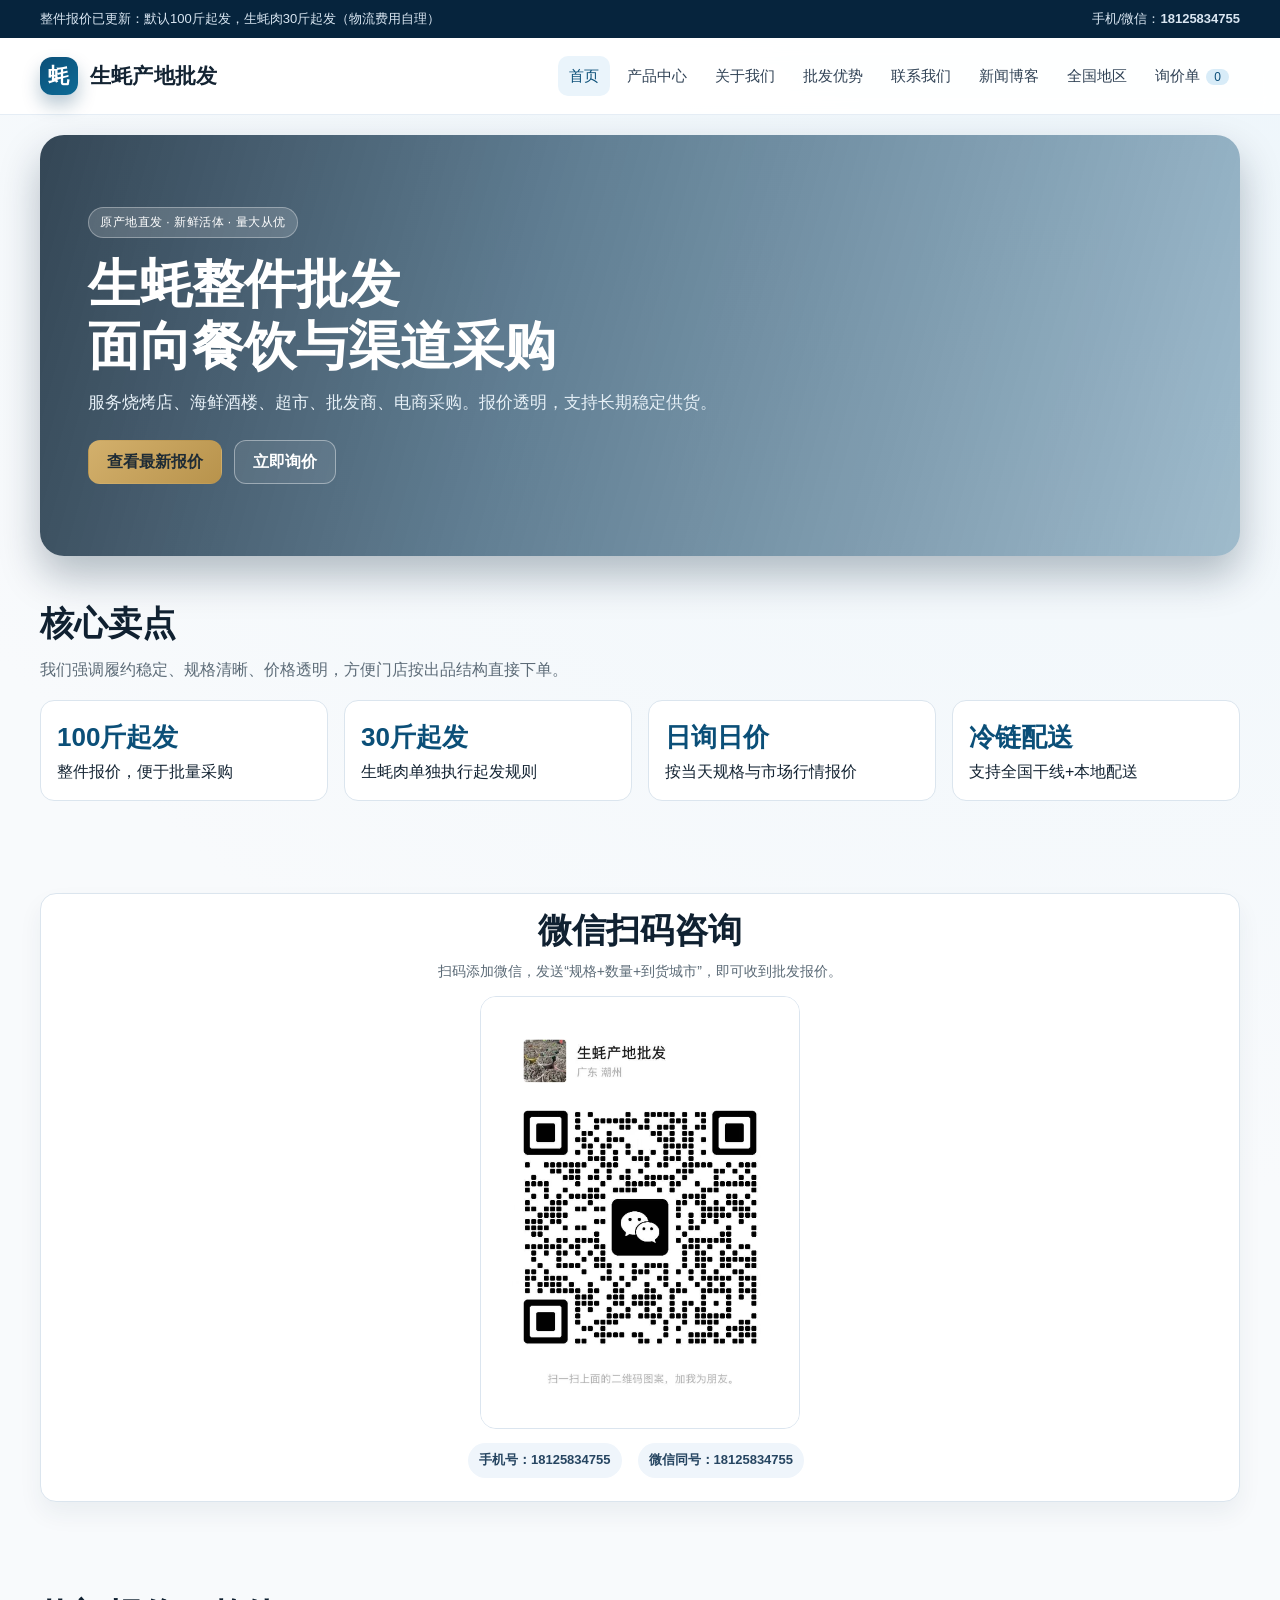
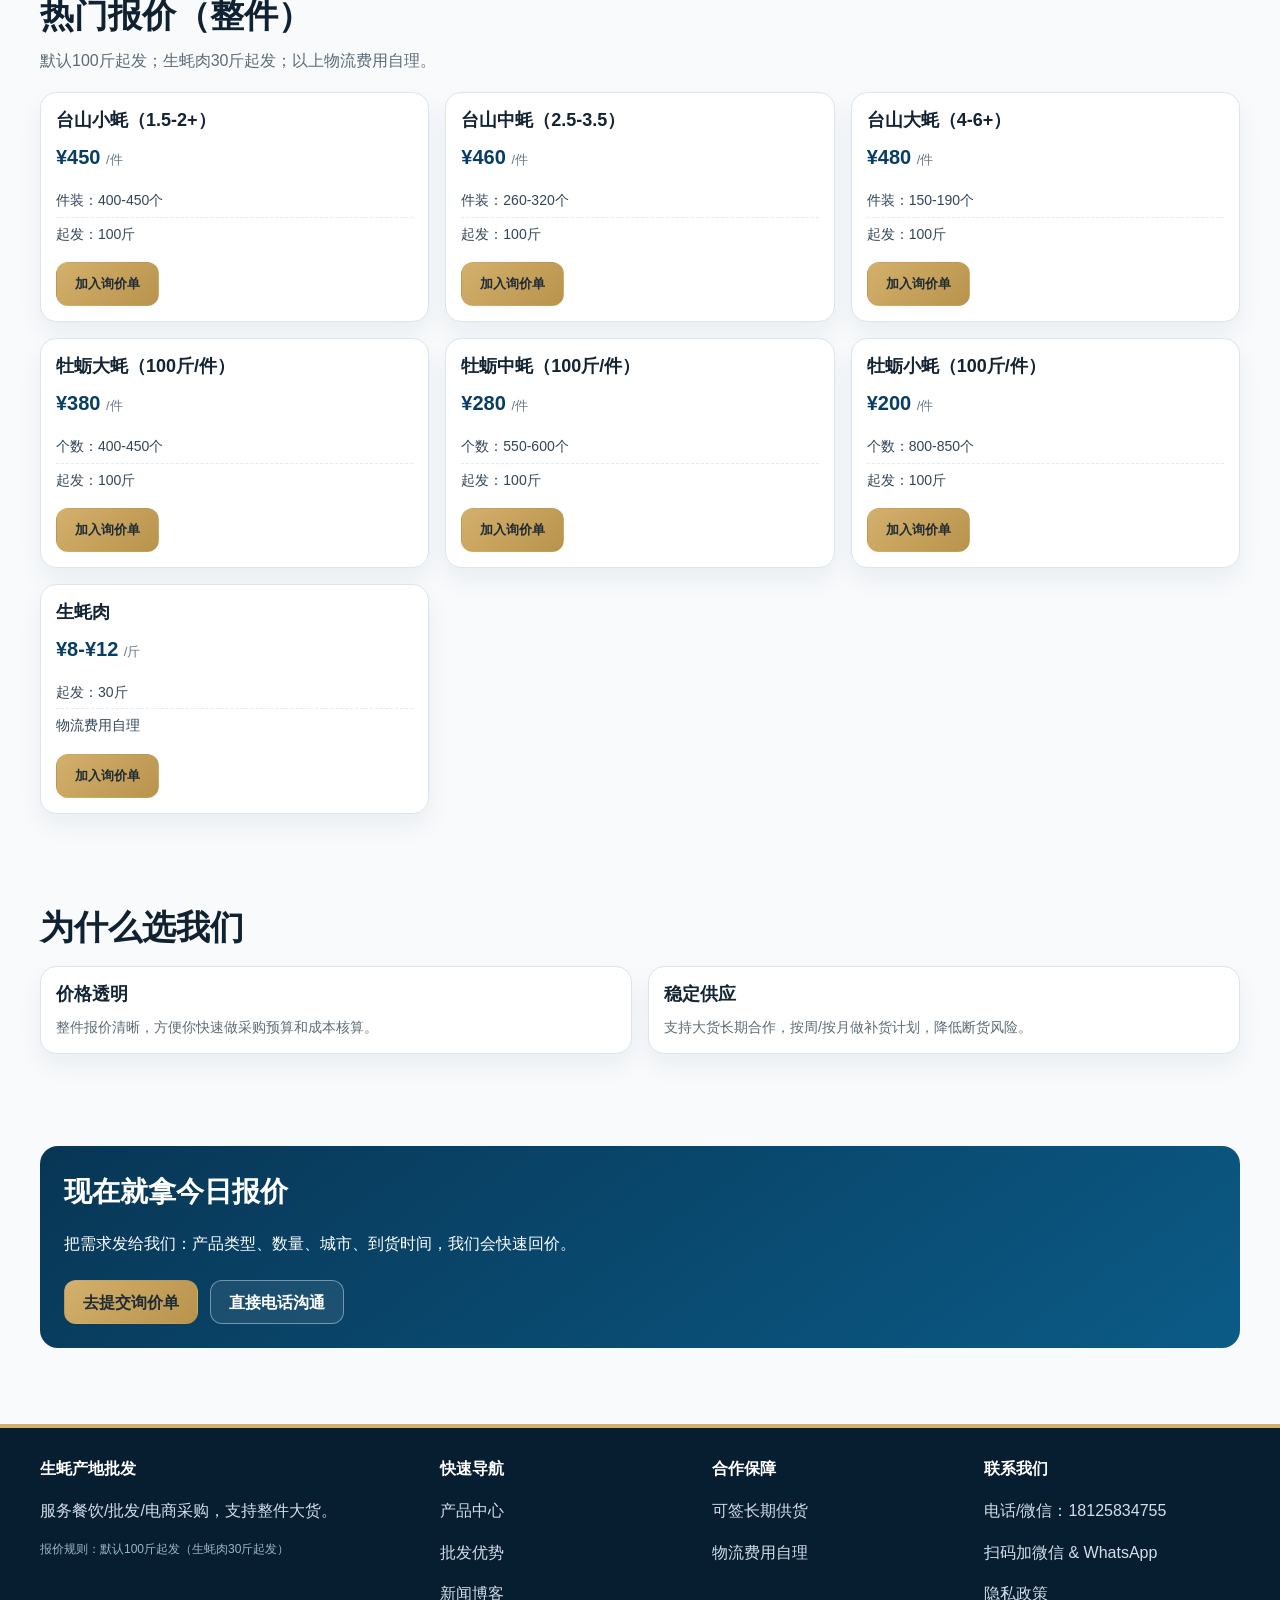
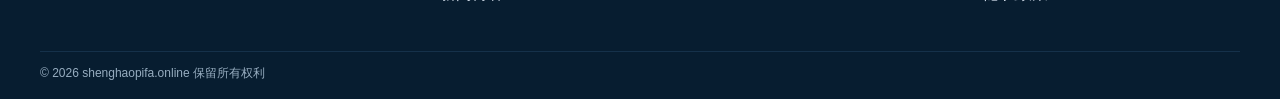
<file: index.html>
﻿<!doctype html>
<html lang="zh-CN">
  <head>
    <meta charset="UTF-8" />
    <meta name="viewport" content="width=device-width, initial-scale=1.0" />
    <title>生蚝批发 | 整件报价 | shenghaopifa.online</title>
    <meta name="description" content="生蚝产地批发网站，主供台山生蚝整件与牡蛎100斤装，支持餐饮店、烧烤店、海鲜酒楼、商超、批发商采购。" />
    <meta name="keywords" content="生蚝批发,台山生蚝报价,牡蛎批发,100斤起发,生蚝肉批发" />
    <meta name="robots" content="index,follow,max-snippet:-1,max-image-preview:large,max-video-preview:-1" />
    <link rel="canonical" href="https://shenghaopifa.online/" />
    <meta property="og:type" content="website" />
    <meta property="og:title" content="生蚝批发 | 整件报价" />
    <meta property="og:description" content="默认100斤起发，生蚝肉30斤起发；支持餐饮与渠道采购。" />
    <meta property="og:url" content="https://shenghaopifa.online/" />
    <meta property="og:site_name" content="生蚝产地批发" />
    <meta name="twitter:card" content="summary_large_image" />
    <meta name="twitter:title" content="生蚝批发 | 整件报价" />
    <meta name="twitter:description" content="台山生蚝整件报价、牡蛎100斤装、生蚝肉8-12元/斤。" />
    <link rel="stylesheet" href="assets/css/style.css" />
    <script type="application/ld+json">
      {
        "@context": "https://schema.org",
        "@graph": [
          {
            "@type": "WholesaleStore",
            "@id": "https://shenghaopifa.online/#organization",
            "name": "生蚝产地批发",
            "url": "https://shenghaopifa.online/",
            "telephone": "+86-18125834755",
            "areaServed": "CN",
            "description": "生蚝整件批发，默认100斤起发，生蚝肉30斤起发。",
            "sameAs": ["https://shenghaopifa.online/products.html"]
          },
          {
            "@type": "WebSite",
            "@id": "https://shenghaopifa.online/#website",
            "url": "https://shenghaopifa.online/",
            "name": "生蚝产地批发",
            "description": "潮州与台山生蚝批发网站，支持整件询价与长期供货。",
            "publisher": {
              "@id": "https://shenghaopifa.online/#organization"
            },
            "potentialAction": {
              "@type": "SearchAction",
              "target": {
                "@type": "EntryPoint",
                "urlTemplate": "https://shenghaopifa.online/?q={search_term_string}"
              },
              "query-input": "required name=search_term_string"
            },
            "inLanguage": "zh-CN"
          }
        ]
      }
    </script>
  </head>
  <body>
    <div class="topbar">
      <div class="container">
        <div>整件报价已更新：默认100斤起发，生蚝肉30斤起发（物流费用自理）</div>
        <div>手机/微信：<strong>18125834755</strong></div>
      </div>
    </div>

    <header class="header">
      <div class="container header-inner">
        <a class="brand" href="index.html">
          <span class="brand-mark"></span>
          <span>生蚝产地批发</span>
        </a>
        <nav class="nav">
          <a class="active" href="index.html">首页</a>
          <a href="products.html">产品中心</a>
          <a href="about.html">关于我们</a>
          <a href="advantages.html">批发优势</a>
          <a href="contact.html">联系我们</a>
          <a href="blog.html">新闻博客</a>
          <a href="regions.html">&#20840;&#22269;&#22320;&#21306;</a>
          <a href="contact.html">询价单<span class="quote-pill" data-quote-count>0</span></a>
        </nav>
      </div>
    </header>

    <main class="container">
      <section class="hero">
        <div class="hero-inner">
          <span class="hero-badge">原产地直发 · 新鲜活体 · 量大从优</span>
          <h1>生蚝整件批发
            <br />面向餐饮与渠道采购</h1>
          <p>服务烧烤店、海鲜酒楼、超市、批发商、电商采购。报价透明，支持长期稳定供货。</p>
          <div class="btn-row">
            <a class="btn btn-primary" href="products.html">查看最新报价</a>
            <a class="btn btn-ghost" href="contact.html">立即询价</a>
          </div>
        </div>
      </section>

      <section class="section">
        <h2 class="section-title">核心卖点</h2>
        <p class="section-sub">我们强调履约稳定、规格清晰、价格透明，方便门店按出品结构直接下单。</p>
        <div class="grid-4 kpis">
          <article class="kpi"><strong>100斤起发</strong><span>整件报价，便于批量采购</span></article>
          <article class="kpi"><strong>30斤起发</strong><span>生蚝肉单独执行起发规则</span></article>
          <article class="kpi"><strong>日询日价</strong><span>按当天规格与市场行情报价</span></article>
          <article class="kpi"><strong>冷链配送</strong><span>支持全国干线+本地配送</span></article>
        </div>
      </section>

      <section class="section">
        <div class="card">
          <div class="body" style="text-align:center">
            <h2 class="section-title" style="margin-bottom:8px">微信扫码咨询</h2>
            <p class="section-sub" style="margin:0 auto 14px;max-width:560px">扫码添加微信，发送“规格+数量+到货城市”，即可收到批发报价。</p>
            <div style="display:flex;justify-content:center">
              <div class="qr-wrap">
                <img src="assets/img/wechat-qr.jpg" alt="微信二维码" />
              </div>
            </div>
            <div class="pill-row" style="justify-content:center;margin-top:14px">
              <span class="contact-chip">手机号：18125834755</span>
              <span class="contact-chip">微信同号：18125834755</span>
            </div>
          </div>
        </div>
      </section>

      <section class="section">
        <h2 class="section-title">热门报价（整件）</h2>
        <p class="section-sub">默认100斤起发；生蚝肉30斤起发；以上物流费用自理。</p>
        <div class="grid-3 mt-18">
          <article class="card">
            <div class="body">
              <h3>台山小蚝（1.5-2+）</h3>
              <div class="price">¥450 <small>/件</small></div>
              <ul class="spec-list">
                <li>件装：400-450个</li>
                <li>起发：100斤</li>
              </ul>
              <button class="btn btn-primary mt-12" data-add-quote="taishan_small">加入询价单</button>
            </div>
          </article>
          <article class="card">
            <div class="body">
              <h3>台山中蚝（2.5-3.5）</h3>
              <div class="price">¥460 <small>/件</small></div>
              <ul class="spec-list">
                <li>件装：260-320个</li>
                <li>起发：100斤</li>
              </ul>
              <button class="btn btn-primary mt-12" data-add-quote="taishan_mid">加入询价单</button>
            </div>
          </article>
          <article class="card">
            <div class="body">
              <h3>台山大蚝（4-6+）</h3>
              <div class="price">¥480 <small>/件</small></div>
              <ul class="spec-list">
                <li>件装：150-190个</li>
                <li>起发：100斤</li>
              </ul>
              <button class="btn btn-primary mt-12" data-add-quote="taishan_big">加入询价单</button>
            </div>
          </article>
          <article class="card">
            <div class="body">
              <h3>牡蛎大蚝（100斤/件）</h3>
              <div class="price">¥380 <small>/件</small></div>
              <ul class="spec-list">
                <li>个数：400-450个</li>
                <li>起发：100斤</li>
              </ul>
              <button class="btn btn-primary mt-12" data-add-quote="oyster_big_100">加入询价单</button>
            </div>
          </article>
          <article class="card">
            <div class="body">
              <h3>牡蛎中蚝（100斤/件）</h3>
              <div class="price">¥280 <small>/件</small></div>
              <ul class="spec-list">
                <li>个数：550-600个</li>
                <li>起发：100斤</li>
              </ul>
              <button class="btn btn-primary mt-12" data-add-quote="oyster_mid_100">加入询价单</button>
            </div>
          </article>
          <article class="card">
            <div class="body">
              <h3>牡蛎小蚝（100斤/件）</h3>
              <div class="price">¥200 <small>/件</small></div>
              <ul class="spec-list">
                <li>个数：800-850个</li>
                <li>起发：100斤</li>
              </ul>
              <button class="btn btn-primary mt-12" data-add-quote="oyster_small_100">加入询价单</button>
            </div>
          </article>
          <article class="card">
            <div class="body">
              <h3>生蚝肉</h3>
              <div class="price">¥8-¥12 <small>/斤</small></div>
              <ul class="spec-list">
                <li>起发：30斤</li>
                <li>物流费用自理</li>
              </ul>
              <button class="btn btn-primary mt-12" data-add-quote="meat_1">加入询价单</button>
            </div>
          </article>
        </div>
      </section>

      <section class="section">
        <h2 class="section-title">为什么选我们</h2>
        <div class="grid-2 mt-18">
          <article class="card"><div class="body"><h3>价格透明</h3><p>整件报价清晰，方便你快速做采购预算和成本核算。</p></div></article>
          <article class="card"><div class="body"><h3>稳定供应</h3><p>支持大货长期合作，按周/按月做补货计划，降低断货风险。</p></div></article>
        </div>
      </section>

      <section class="section">
        <div class="cta-band">
          <h3>现在就拿今日报价</h3>
          <p>把需求发给我们：产品类型、数量、城市、到货时间，我们会快速回价。</p>
          <div class="btn-row">
            <a class="btn btn-primary" href="contact.html">去提交询价单</a>
            <a class="btn btn-ghost" href="tel:18125834755">直接电话沟通</a>
          </div>
        </div>
      </section>
    </main>

    <footer class="footer">
      <div class="container footer-grid">
        <div>
          <h4>生蚝产地批发</h4>
          <p>服务餐饮/批发/电商采购，支持整件大货。</p>
          <div class="small">报价规则：默认100斤起发（生蚝肉30斤起发）</div>
        </div>
        <div>
          <h4>快速导航</h4>
          <p><a href="products.html">产品中心</a></p>
          <p><a href="advantages.html">批发优势</a></p>
          <p><a href="blog.html">新闻博客</a></p>
        </div>
        <div>
          <h4>合作保障</h4>
          <p>可签长期供货</p>
          <p>物流费用自理</p>
        </div>
        <div>
          <h4>联系我们</h4>
          <p>电话/微信：<a href="tel:18125834755">18125834755</a></p>
          <p><a href="contact.html">扫码加微信 & WhatsApp</a></p>
          <p><a href="privacy.html">隐私政策</a></p>
        </div>
      </div>
      <div class="container copy">© <span data-year></span> shenghaopifa.online 保留所有权利</div>
    </footer>

    <script src="assets/js/main.js"></script>
  </body>
</html>
</file>
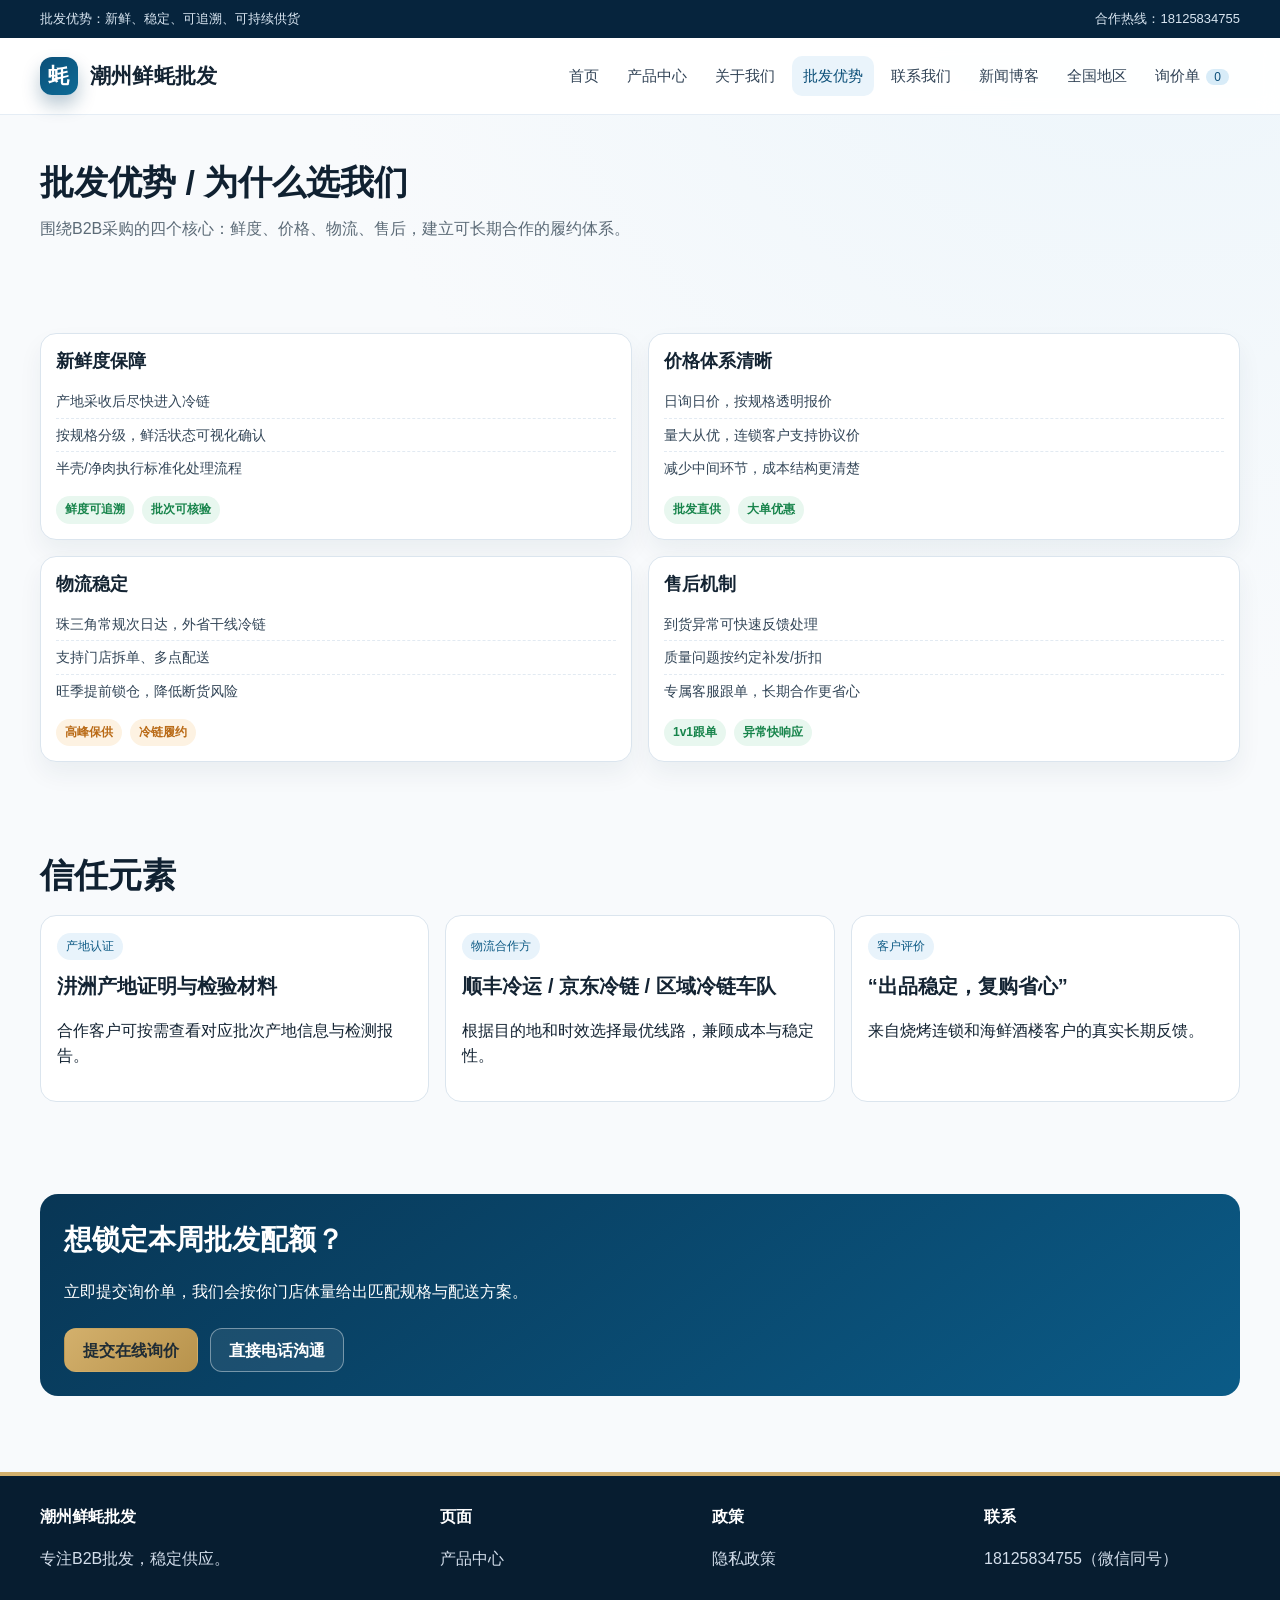
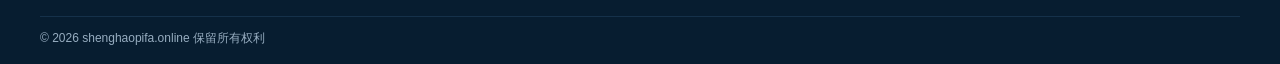
<file: advantages.html>
﻿<!doctype html>
<html lang="zh-CN">
  <head>
    <meta charset="UTF-8" />
    <meta name="viewport" content="width=device-width, initial-scale=1.0" />
    <title>批发优势 | 新鲜度、价格、物流、售后</title>
    <meta name="description" content="潮州生蚝批发优势：鲜度保障、价格体系、冷链物流、售后机制。" />
    <meta name="keywords" content="生蚝批发优势,潮州生蚝物流,汫洲生蚝售后" />
    <link rel="canonical" href="https://shenghaopifa.online/advantages.html" />
    <link rel="stylesheet" href="assets/css/style.css" />
  </head>
  <body>
    <div class="topbar">
      <div class="container">
        <div>批发优势：新鲜、稳定、可追溯、可持续供货</div>
        <div>合作热线：18125834755</div>
      </div>
    </div>

    <header class="header">
      <div class="container header-inner">
        <a class="brand" href="index.html"><span class="brand-mark"></span><span>潮州鲜蚝批发</span></a>
        <nav class="nav">
          <a href="index.html">首页</a>
          <a href="products.html">产品中心</a>
          <a href="about.html">关于我们</a>
          <a class="active" href="advantages.html">批发优势</a>
          <a href="contact.html">联系我们</a>
          <a href="blog.html">新闻博客</a>
          <a href="regions.html">&#20840;&#22269;&#22320;&#21306;</a>
          <a href="contact.html">询价单<span class="quote-pill" data-quote-count>0</span></a>
        </nav>
      </div>
    </header>

    <main class="container">
      <section class="section">
        <h1 class="section-title">批发优势 / 为什么选我们</h1>
        <p class="section-sub">围绕B2B采购的四个核心：鲜度、价格、物流、售后，建立可长期合作的履约体系。</p>
      </section>

      <section class="section">
        <div class="grid-2">
          <article class="card">
            <div class="body">
              <h3>新鲜度保障</h3>
              <ul class="spec-list">
                <li>产地采收后尽快进入冷链</li>
                <li>按规格分级，鲜活状态可视化确认</li>
                <li>半壳/净肉执行标准化处理流程</li>
              </ul>
              <div class="pill-row"><span class="badge ok">鲜度可追溯</span><span class="badge ok">批次可核验</span></div>
            </div>
          </article>

          <article class="card">
            <div class="body">
              <h3>价格体系清晰</h3>
              <ul class="spec-list">
                <li>日询日价，按规格透明报价</li>
                <li>量大从优，连锁客户支持协议价</li>
                <li>减少中间环节，成本结构更清楚</li>
              </ul>
              <div class="pill-row"><span class="badge ok">批发直供</span><span class="badge ok">大单优惠</span></div>
            </div>
          </article>

          <article class="card">
            <div class="body">
              <h3>物流稳定</h3>
              <ul class="spec-list">
                <li>珠三角常规次日达，外省干线冷链</li>
                <li>支持门店拆单、多点配送</li>
                <li>旺季提前锁仓，降低断货风险</li>
              </ul>
              <div class="pill-row"><span class="badge warn">高峰保供</span><span class="badge warn">冷链履约</span></div>
            </div>
          </article>

          <article class="card">
            <div class="body">
              <h3>售后机制</h3>
              <ul class="spec-list">
                <li>到货异常可快速反馈处理</li>
                <li>质量问题按约定补发/折扣</li>
                <li>专属客服跟单，长期合作更省心</li>
              </ul>
              <div class="pill-row"><span class="badge ok">1v1跟单</span><span class="badge ok">异常快响应</span></div>
            </div>
          </article>
        </div>
      </section>

      <section class="section">
        <h2 class="section-title">信任元素</h2>
        <div class="grid-3 mt-18">
          <article class="news-card">
            <span class="tag">产地认证</span>
            <h3>汫洲产地证明与检验材料</h3>
            <p>合作客户可按需查看对应批次产地信息与检测报告。</p>
          </article>
          <article class="news-card">
            <span class="tag">物流合作方</span>
            <h3>顺丰冷运 / 京东冷链 / 区域冷链车队</h3>
            <p>根据目的地和时效选择最优线路，兼顾成本与稳定性。</p>
          </article>
          <article class="news-card">
            <span class="tag">客户评价</span>
            <h3>“出品稳定，复购省心”</h3>
            <p>来自烧烤连锁和海鲜酒楼客户的真实长期反馈。</p>
          </article>
        </div>
      </section>

      <section class="section">
        <div class="cta-band">
          <h3>想锁定本周批发配额？</h3>
          <p>立即提交询价单，我们会按你门店体量给出匹配规格与配送方案。</p>
          <div class="btn-row">
            <a class="btn btn-primary" href="contact.html">提交在线询价</a>
            <a class="btn btn-ghost" href="tel:18125834755">直接电话沟通</a>
          </div>
        </div>
      </section>
    </main>

    <footer class="footer">
      <div class="container footer-grid">
        <div><h4>潮州鲜蚝批发</h4><p>专注B2B批发，稳定供应。</p></div>
        <div><h4>页面</h4><p><a href="products.html">产品中心</a></p></div>
        <div><h4>政策</h4><p><a href="privacy.html">隐私政策</a></p></div>
        <div><h4>联系</h4><p>18125834755（微信同号）</p></div>
      </div>
      <div class="container copy">© <span data-year></span> shenghaopifa.online 保留所有权利</div>
    </footer>

    <script src="assets/js/main.js"></script>
  </body>
</html>
</file>
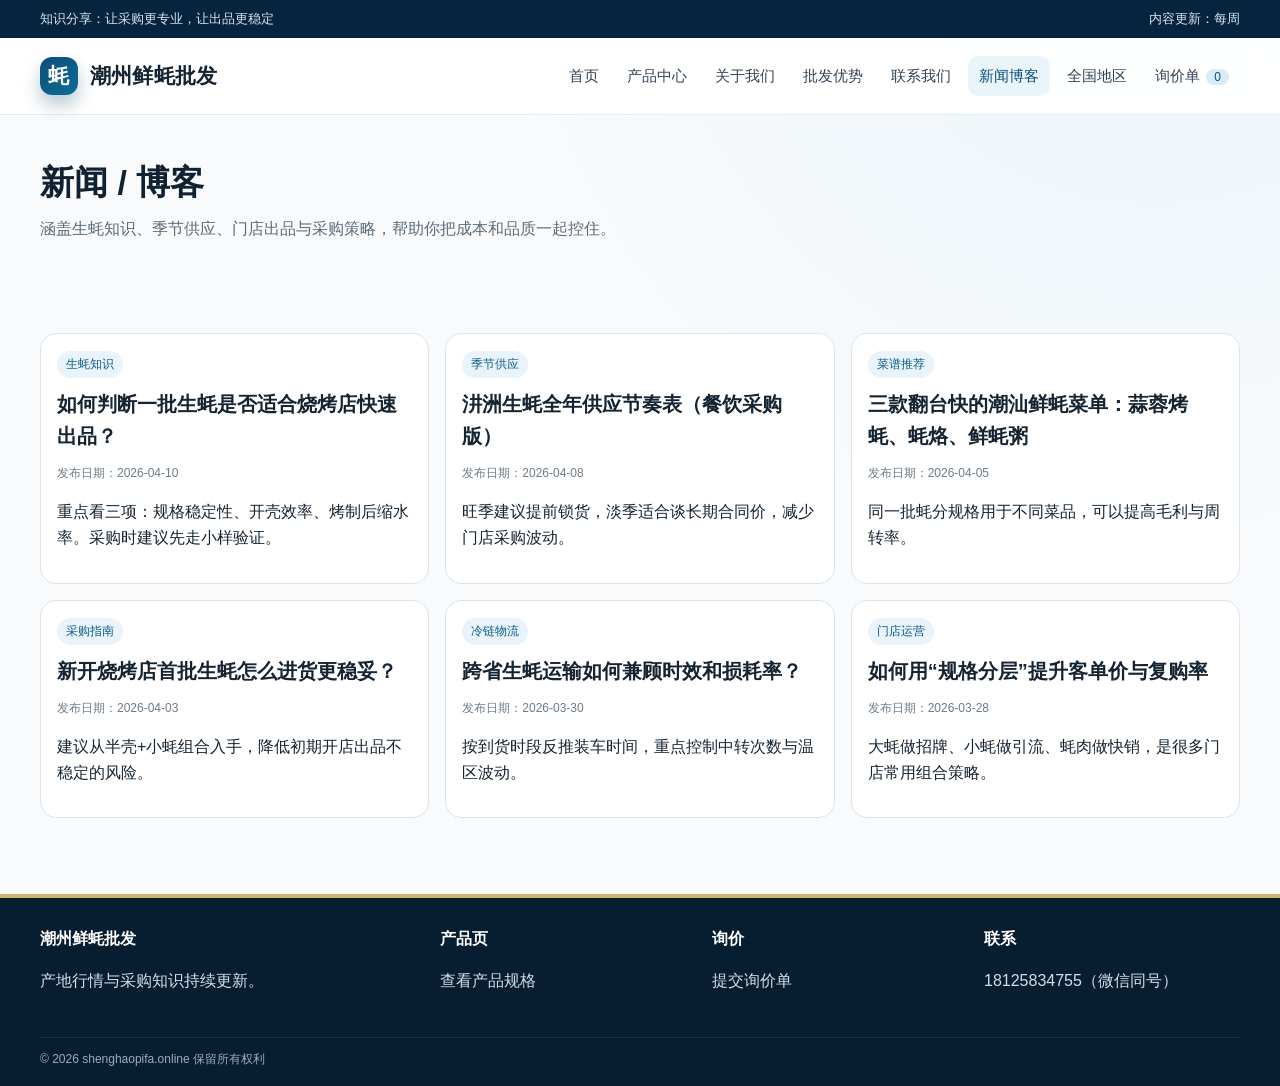
<file: blog.html>
﻿<!doctype html>
<html lang="zh-CN">
  <head>
    <meta charset="UTF-8" />
    <meta name="viewport" content="width=device-width, initial-scale=1.0" />
    <title>新闻博客 | 生蚝知识与季节供应</title>
    <meta name="description" content="潮州生蚝知识、季节供应节奏、菜谱推荐与采购建议。" />
    <meta name="keywords" content="生蚝知识,潮州生蚝季节,生蚝菜谱,生蚝采购建议" />
    <link rel="canonical" href="https://shenghaopifa.online/blog.html" />
    <link rel="stylesheet" href="assets/css/style.css" />
  </head>
  <body>
    <div class="topbar">
      <div class="container">
        <div>知识分享：让采购更专业，让出品更稳定</div>
        <div>内容更新：每周</div>
      </div>
    </div>

    <header class="header">
      <div class="container header-inner">
        <a class="brand" href="index.html"><span class="brand-mark"></span><span>潮州鲜蚝批发</span></a>
        <nav class="nav">
          <a href="index.html">首页</a>
          <a href="products.html">产品中心</a>
          <a href="about.html">关于我们</a>
          <a href="advantages.html">批发优势</a>
          <a href="contact.html">联系我们</a>
          <a class="active" href="blog.html">新闻博客</a>
          <a href="regions.html">&#20840;&#22269;&#22320;&#21306;</a>
          <a href="contact.html">询价单<span class="quote-pill" data-quote-count>0</span></a>
        </nav>
      </div>
    </header>

    <main class="container">
      <section class="section">
        <h1 class="section-title">新闻 / 博客</h1>
        <p class="section-sub">涵盖生蚝知识、季节供应、门店出品与采购策略，帮助你把成本和品质一起控住。</p>
      </section>

      <section class="section">
        <div class="grid-3">
          <article class="news-card">
            <span class="tag">生蚝知识</span>
            <h3>如何判断一批生蚝是否适合烧烤店快速出品？</h3>
            <p class="meta">发布日期：2026-04-10</p>
            <p>重点看三项：规格稳定性、开壳效率、烤制后缩水率。采购时建议先走小样验证。</p>
          </article>

          <article class="news-card">
            <span class="tag">季节供应</span>
            <h3>汫洲生蚝全年供应节奏表（餐饮采购版）</h3>
            <p class="meta">发布日期：2026-04-08</p>
            <p>旺季建议提前锁货，淡季适合谈长期合同价，减少门店采购波动。</p>
          </article>

          <article class="news-card">
            <span class="tag">菜谱推荐</span>
            <h3>三款翻台快的潮汕鲜蚝菜单：蒜蓉烤蚝、蚝烙、鲜蚝粥</h3>
            <p class="meta">发布日期：2026-04-05</p>
            <p>同一批蚝分规格用于不同菜品，可以提高毛利与周转率。</p>
          </article>

          <article class="news-card">
            <span class="tag">采购指南</span>
            <h3>新开烧烤店首批生蚝怎么进货更稳妥？</h3>
            <p class="meta">发布日期：2026-04-03</p>
            <p>建议从半壳+小蚝组合入手，降低初期开店出品不稳定的风险。</p>
          </article>

          <article class="news-card">
            <span class="tag">冷链物流</span>
            <h3>跨省生蚝运输如何兼顾时效和损耗率？</h3>
            <p class="meta">发布日期：2026-03-30</p>
            <p>按到货时段反推装车时间，重点控制中转次数与温区波动。</p>
          </article>

          <article class="news-card">
            <span class="tag">门店运营</span>
            <h3>如何用“规格分层”提升客单价与复购率</h3>
            <p class="meta">发布日期：2026-03-28</p>
            <p>大蚝做招牌、小蚝做引流、蚝肉做快销，是很多门店常用组合策略。</p>
          </article>
        </div>
      </section>
    </main>

    <footer class="footer">
      <div class="container footer-grid">
        <div><h4>潮州鲜蚝批发</h4><p>产地行情与采购知识持续更新。</p></div>
        <div><h4>产品页</h4><p><a href="products.html">查看产品规格</a></p></div>
        <div><h4>询价</h4><p><a href="contact.html">提交询价单</a></p></div>
        <div><h4>联系</h4><p>18125834755（微信同号）</p></div>
      </div>
      <div class="container copy">© <span data-year></span> shenghaopifa.online 保留所有权利</div>
    </footer>

    <script src="assets/js/main.js"></script>
  </body>
</html>
</file>
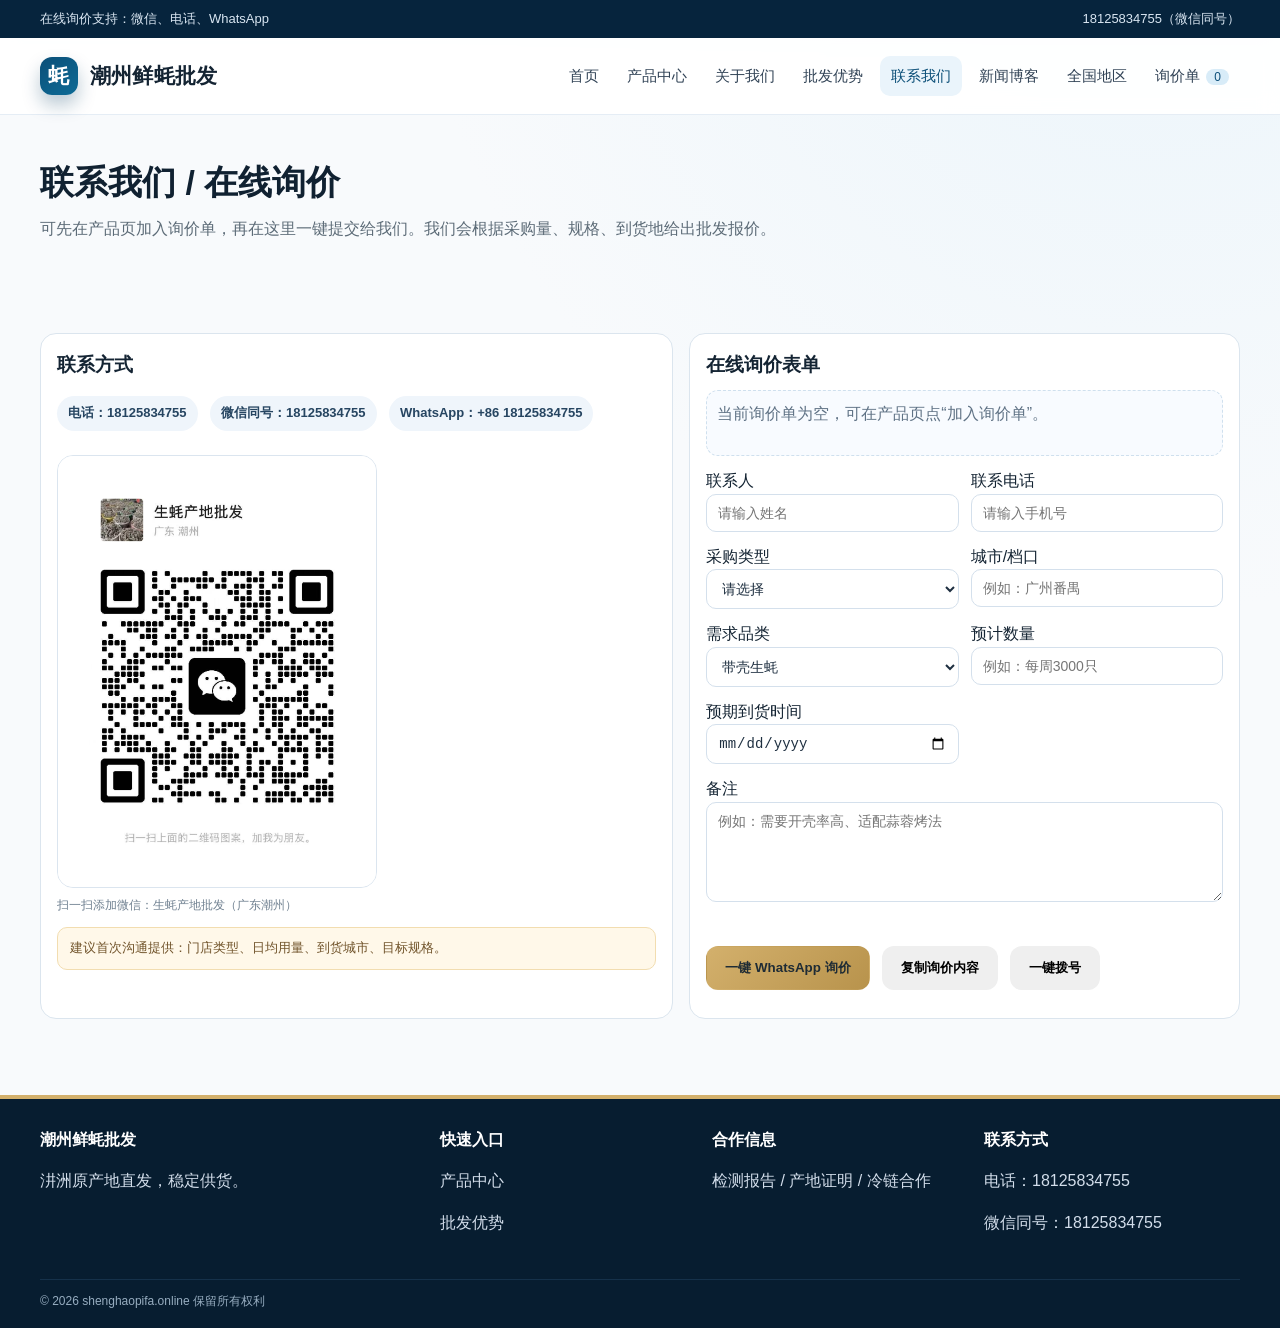
<file: contact.html>
﻿<!doctype html>
<html lang="zh-CN">
  <head>
    <meta charset="UTF-8" />
    <meta name="viewport" content="width=device-width, initial-scale=1.0" />
    <title>联系我们 | 在线询价 | 潮州生蚝批发</title>
    <meta name="description" content="潮州生蚝批发在线询价：电话、微信、WhatsApp，全渠道快速沟通。" />
    <meta name="keywords" content="潮州生蚝联系方式,生蚝批发询价,微信询价" />
    <link rel="canonical" href="https://shenghaopifa.online/contact.html" />
    <link rel="stylesheet" href="assets/css/style.css" />
  </head>
  <body>
    <div class="topbar">
      <div class="container">
        <div>在线询价支持：微信、电话、WhatsApp</div>
        <div>18125834755（微信同号）</div>
      </div>
    </div>

    <header class="header">
      <div class="container header-inner">
        <a class="brand" href="index.html"><span class="brand-mark"></span><span>潮州鲜蚝批发</span></a>
        <nav class="nav">
          <a href="index.html">首页</a>
          <a href="products.html">产品中心</a>
          <a href="about.html">关于我们</a>
          <a href="advantages.html">批发优势</a>
          <a class="active" href="contact.html">联系我们</a>
          <a href="blog.html">新闻博客</a>
          <a href="regions.html">&#20840;&#22269;&#22320;&#21306;</a>
          <a href="contact.html">询价单<span class="quote-pill" data-quote-count>0</span></a>
        </nav>
      </div>
    </header>

    <main class="container">
      <section class="section">
        <h1 class="section-title">联系我们 / 在线询价</h1>
        <p class="section-sub">可先在产品页加入询价单，再在这里一键提交给我们。我们会根据采购量、规格、到货地给出批发报价。</p>
      </section>

      <section class="section">
        <div class="contact-grid">
          <article class="contact-box">
            <h3>联系方式</h3>
            <p>
              <span class="contact-chip">电话：18125834755</span>
              <span class="contact-chip">微信同号：18125834755</span>
              <span class="contact-chip">WhatsApp：+86 18125834755</span>
            </p>
            <div class="qr-wrap mt-12">
              <img src="assets/img/wechat-qr.jpg" alt="微信二维码 - 生蚝产地批发" />
            </div>
            <p class="small">扫一扫添加微信：生蚝产地批发（广东潮州）</p>
            <div class="notice">建议首次沟通提供：门店类型、日均用量、到货城市、目标规格。</div>
          </article>

          <article class="form-box">
            <h3>在线询价表单</h3>
            <div id="quote-list" class="quote-list"></div>
            <form id="inquiry-form" class="form-grid mt-12">
              <div>
                <label>联系人</label>
                <input class="input" type="text" name="name" placeholder="请输入姓名" required />
              </div>
              <div>
                <label>联系电话</label>
                <input class="input" type="tel" name="phone" placeholder="请输入手机号" required />
              </div>
              <div>
                <label>采购类型</label>
                <select class="select" name="biz_type" required>
                  <option value="">请选择</option>
                  <option>烧烤店</option>
                  <option>海鲜酒楼</option>
                  <option>超市/商超</option>
                  <option>批发商</option>
                  <option>电商平台采购</option>
                </select>
              </div>
              <div>
                <label>城市/档口</label>
                <input class="input" type="text" name="city" placeholder="例如：广州番禺" />
              </div>
              <div>
                <label>需求品类</label>
                <select class="select" name="category">
                  <option>带壳生蚝</option>
                  <option>半壳生蚝</option>
                  <option>生蚝肉</option>
                  <option>精品小蚝</option>
                  <option>混合配货</option>
                </select>
              </div>
              <div>
                <label>预计数量</label>
                <input class="input" type="text" name="quantity" placeholder="例如：每周3000只" />
              </div>
              <div>
                <label>预期到货时间</label>
                <input class="input" type="date" name="delivery_date" />
              </div>
              <div class="full">
                <label>备注</label>
                <textarea class="textarea" name="remark" placeholder="例如：需要开壳率高、适配蒜蓉烤法"></textarea>
              </div>
              <div class="full btn-row">
                <button class="btn btn-primary" type="submit">一键 WhatsApp 询价</button>
                <button class="btn" type="button" id="copy-inquiry">复制询价内容</button>
                <button class="btn" type="button" id="call-now">一键拨号</button>
              </div>
            </form>
            <p id="submit-preview" class="small"></p>
          </article>
        </div>
      </section>
    </main>

    <footer class="footer">
      <div class="container footer-grid">
        <div><h4>潮州鲜蚝批发</h4><p>汫洲原产地直发，稳定供货。</p></div>
        <div><h4>快速入口</h4><p><a href="products.html">产品中心</a></p><p><a href="advantages.html">批发优势</a></p></div>
        <div><h4>合作信息</h4><p>检测报告 / 产地证明 / 冷链合作</p></div>
        <div><h4>联系方式</h4><p>电话：18125834755</p><p>微信同号：18125834755</p></div>
      </div>
      <div class="container copy">© <span data-year></span> shenghaopifa.online 保留所有权利</div>
    </footer>

    <script src="assets/js/main.js"></script>
  </body>
</html>
</file>
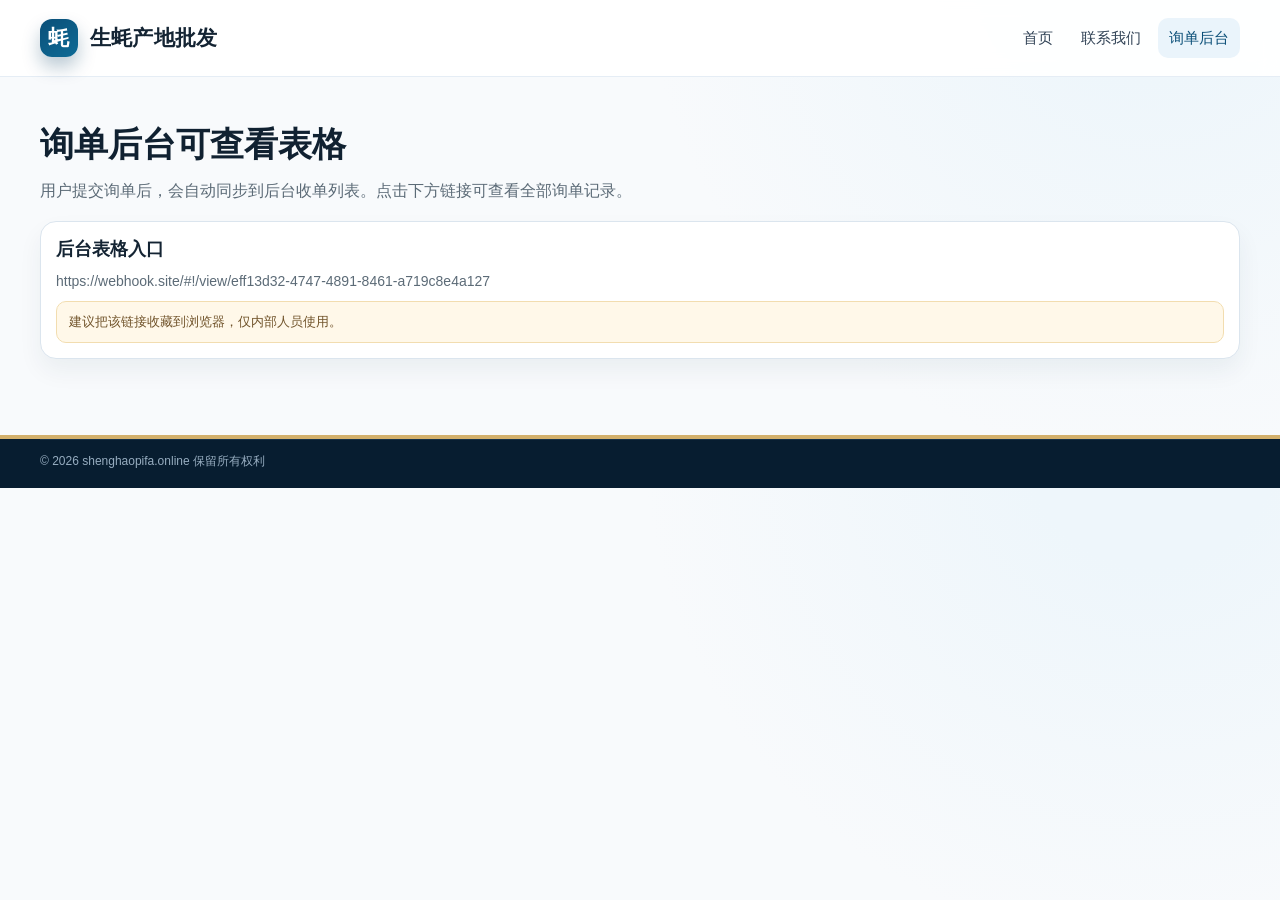
<file: leads-admin.html>
﻿<!doctype html>
<html lang="zh-CN">
  <head>
    <meta charset="UTF-8" />
    <meta name="viewport" content="width=device-width, initial-scale=1.0" />
    <title>询单后台入口 | shenghaopifa.online</title>
    <meta name="robots" content="noindex,nofollow" />
    <link rel="stylesheet" href="assets/css/style.css" />
  </head>
  <body>
    <header class="header">
      <div class="container header-inner">
        <a class="brand" href="index.html"><span class="brand-mark"></span><span>生蚝产地批发</span></a>
        <nav class="nav">
          <a href="index.html">首页</a>
          <a href="contact.html">联系我们</a>
          <a class="active" href="leads-admin.html">询单后台</a>
        </nav>
      </div>
    </header>

    <main class="container">
      <section class="section">
        <h1 class="section-title">询单后台可查看表格</h1>
        <p class="section-sub">用户提交询单后，会自动同步到后台收单列表。点击下方链接可查看全部询单记录。</p>
        <div class="card mt-18">
          <div class="body">
            <h3>后台表格入口</h3>
            <p><a data-leads-url target="_blank" rel="noopener noreferrer" href="#">加载中...</a></p>
            <div class="notice">建议把该链接收藏到浏览器，仅内部人员使用。</div>
          </div>
        </div>
      </section>
    </main>

    <footer class="footer">
      <div class="container copy">© <span data-year></span> shenghaopifa.online 保留所有权利</div>
    </footer>

    <script src="assets/js/main.js"></script>
  </body>
</html>
</file>
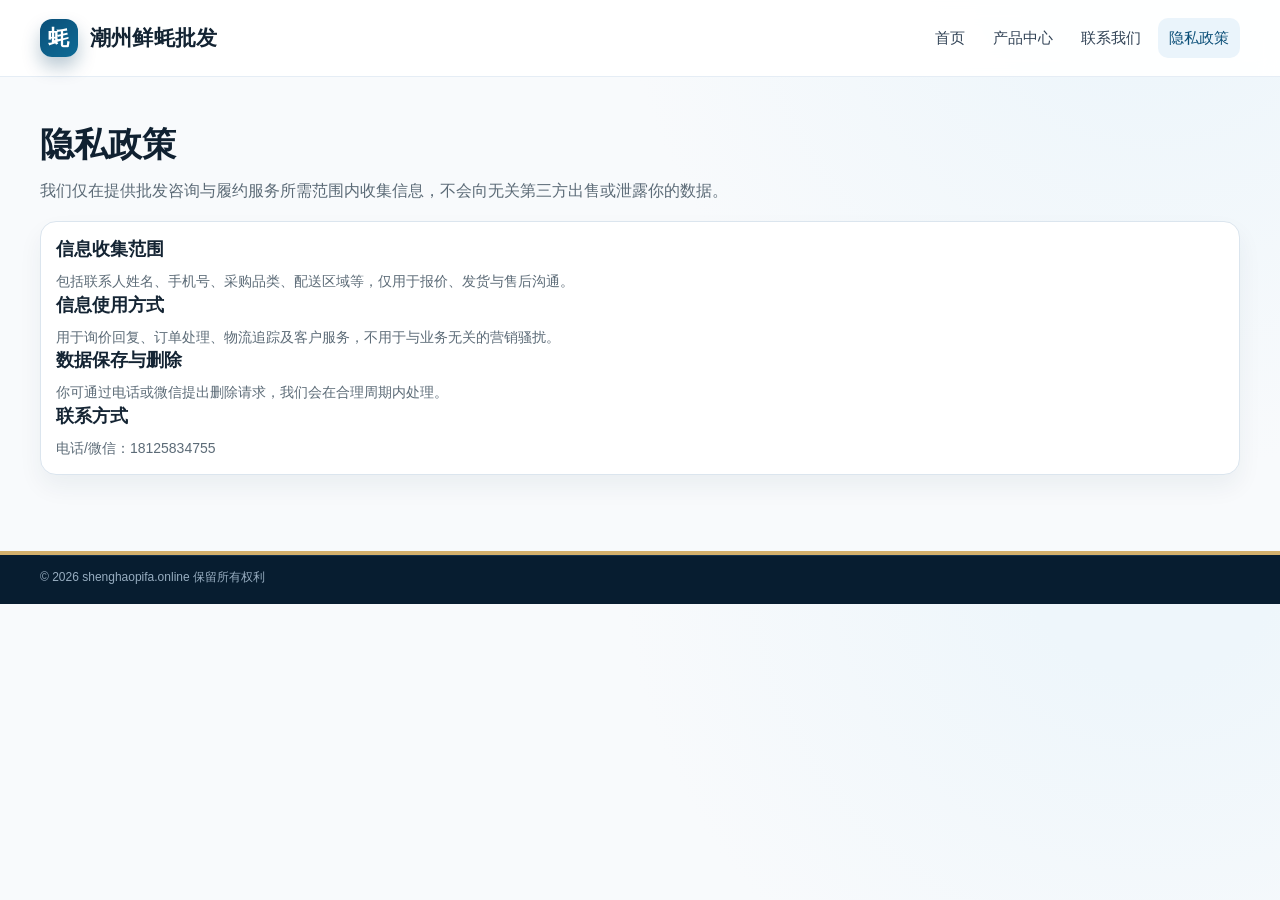
<file: privacy.html>
﻿<!doctype html>
<html lang="zh-CN">
  <head>
    <meta charset="UTF-8" />
    <meta name="viewport" content="width=device-width, initial-scale=1.0" />
    <title>隐私政策 | shenghaopifa.online</title>
    <meta name="description" content="潮州生蚝批发网站隐私政策说明。" />
    <link rel="canonical" href="https://shenghaopifa.online/privacy.html" />
    <link rel="stylesheet" href="assets/css/style.css" />
  </head>
  <body>
    <header class="header">
      <div class="container header-inner">
        <a class="brand" href="index.html"><span class="brand-mark"></span><span>潮州鲜蚝批发</span></a>
        <nav class="nav">
          <a href="index.html">首页</a>
          <a href="products.html">产品中心</a>
          <a href="contact.html">联系我们</a>
          <a class="active" href="privacy.html">隐私政策</a>
        </nav>
      </div>
    </header>

    <main class="container">
      <section class="section">
        <h1 class="section-title">隐私政策</h1>
        <p class="section-sub">我们仅在提供批发咨询与履约服务所需范围内收集信息，不会向无关第三方出售或泄露你的数据。</p>
        <div class="card mt-18">
          <div class="body">
            <h3>信息收集范围</h3>
            <p>包括联系人姓名、手机号、采购品类、配送区域等，仅用于报价、发货与售后沟通。</p>
            <h3 class="mt-12">信息使用方式</h3>
            <p>用于询价回复、订单处理、物流追踪及客户服务，不用于与业务无关的营销骚扰。</p>
            <h3 class="mt-12">数据保存与删除</h3>
            <p>你可通过电话或微信提出删除请求，我们会在合理周期内处理。</p>
            <h3 class="mt-12">联系方式</h3>
            <p>电话/微信：18125834755</p>
          </div>
        </div>
      </section>
    </main>

    <footer class="footer">
      <div class="container copy">© <span data-year></span> shenghaopifa.online 保留所有权利</div>
    </footer>

    <script src="assets/js/main.js"></script>
  </body>
</html>
</file>
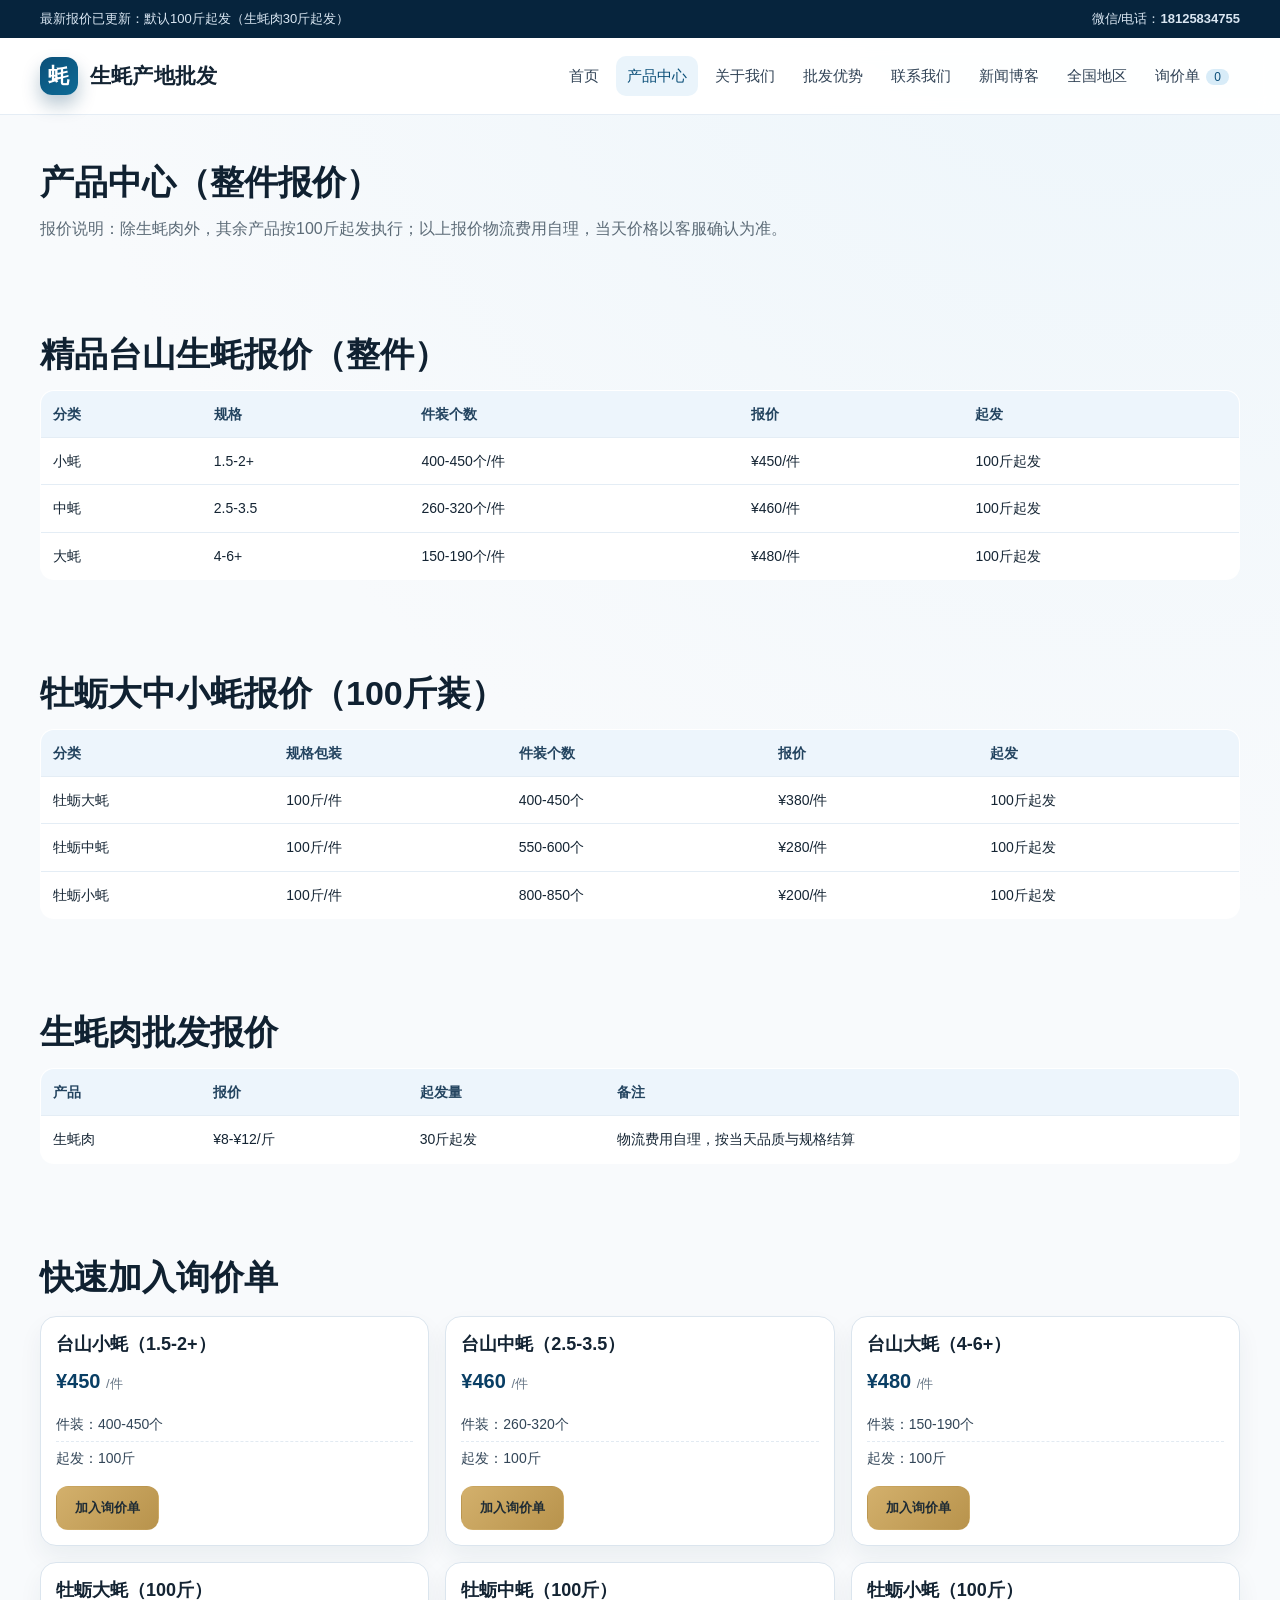
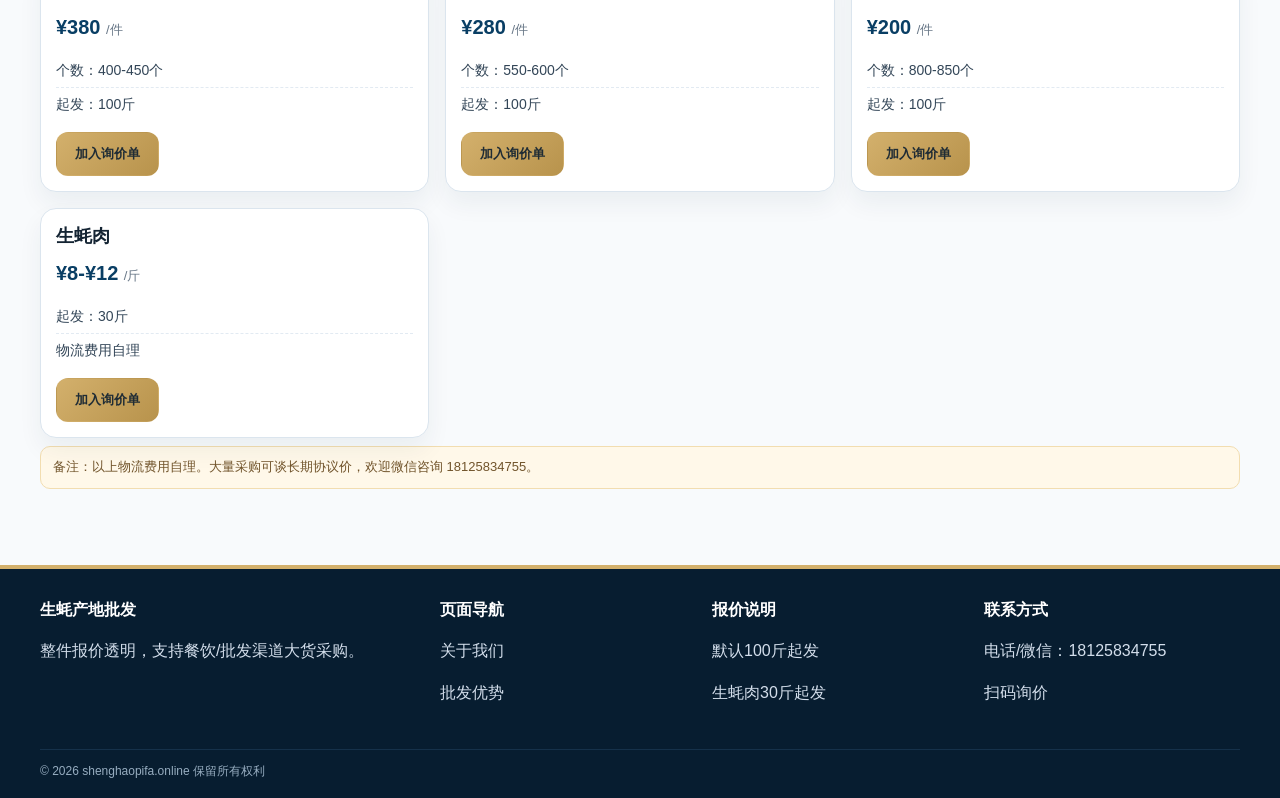
<file: products.html>
﻿<!doctype html>
<html lang="zh-CN">
  <head>
    <meta charset="UTF-8" />
    <meta name="viewport" content="width=device-width, initial-scale=1.0" />
    <title>产品中心 | 生蚝批发规格与整件报价</title>
    <meta name="description" content="生蚝批发产品中心：精品台山生蚝整件报价、牡蛎大中小蚝100斤装报价、生蚝肉8-12元/斤（30斤起发）。" />
    <meta name="keywords" content="生蚝批发价格,台山生蚝报价,牡蛎100斤装,生蚝肉批发" />
    <link rel="canonical" href="https://shenghaopifa.online/products.html" />
    <link rel="stylesheet" href="assets/css/style.css" />
  </head>
  <body>
    <div class="topbar">
      <div class="container">
        <div>最新报价已更新：默认100斤起发（生蚝肉30斤起发）</div>
        <div>微信/电话：<strong>18125834755</strong></div>
      </div>
    </div>

    <header class="header">
      <div class="container header-inner">
        <a class="brand" href="index.html"><span class="brand-mark"></span><span>生蚝产地批发</span></a>
        <nav class="nav">
          <a href="index.html">首页</a>
          <a class="active" href="products.html">产品中心</a>
          <a href="about.html">关于我们</a>
          <a href="advantages.html">批发优势</a>
          <a href="contact.html">联系我们</a>
          <a href="blog.html">新闻博客</a>
          <a href="regions.html">&#20840;&#22269;&#22320;&#21306;</a>
          <a href="contact.html">询价单<span class="quote-pill" data-quote-count>0</span></a>
        </nav>
      </div>
    </header>

    <main class="container">
      <section class="section">
        <h1 class="section-title">产品中心（整件报价）</h1>
        <p class="section-sub">报价说明：除生蚝肉外，其余产品按100斤起发执行；以上报价物流费用自理，当天价格以客服确认为准。</p>
      </section>

      <section class="section">
        <h2 class="section-title">精品台山生蚝报价（整件）</h2>
        <div class="table-wrap">
          <table>
            <thead>
              <tr>
                <th>分类</th>
                <th>规格</th>
                <th>件装个数</th>
                <th>报价</th>
                <th>起发</th>
              </tr>
            </thead>
            <tbody>
              <tr>
                <td>小蚝</td>
                <td>1.5-2+</td>
                <td>400-450个/件</td>
                <td>¥450/件</td>
                <td>100斤起发</td>
              </tr>
              <tr>
                <td>中蚝</td>
                <td>2.5-3.5</td>
                <td>260-320个/件</td>
                <td>¥460/件</td>
                <td>100斤起发</td>
              </tr>
              <tr>
                <td>大蚝</td>
                <td>4-6+</td>
                <td>150-190个/件</td>
                <td>¥480/件</td>
                <td>100斤起发</td>
              </tr>
            </tbody>
          </table>
        </div>
      </section>

      <section class="section">
        <h2 class="section-title">牡蛎大中小蚝报价（100斤装）</h2>
        <div class="table-wrap">
          <table>
            <thead>
              <tr>
                <th>分类</th>
                <th>规格包装</th>
                <th>件装个数</th>
                <th>报价</th>
                <th>起发</th>
              </tr>
            </thead>
            <tbody>
              <tr>
                <td>牡蛎大蚝</td>
                <td>100斤/件</td>
                <td>400-450个</td>
                <td>¥380/件</td>
                <td>100斤起发</td>
              </tr>
              <tr>
                <td>牡蛎中蚝</td>
                <td>100斤/件</td>
                <td>550-600个</td>
                <td>¥280/件</td>
                <td>100斤起发</td>
              </tr>
              <tr>
                <td>牡蛎小蚝</td>
                <td>100斤/件</td>
                <td>800-850个</td>
                <td>¥200/件</td>
                <td>100斤起发</td>
              </tr>
            </tbody>
          </table>
        </div>
      </section>

      <section class="section">
        <h2 class="section-title">生蚝肉批发报价</h2>
        <div class="table-wrap">
          <table>
            <thead>
              <tr>
                <th>产品</th>
                <th>报价</th>
                <th>起发量</th>
                <th>备注</th>
              </tr>
            </thead>
            <tbody>
              <tr>
                <td>生蚝肉</td>
                <td>¥8-¥12/斤</td>
                <td>30斤起发</td>
                <td>物流费用自理，按当天品质与规格结算</td>
              </tr>
            </tbody>
          </table>
        </div>
      </section>

      <section class="section">
        <h2 class="section-title">快速加入询价单</h2>
        <div class="grid-3 mt-18">
          <article class="card">
            <div class="body">
              <h3>台山小蚝（1.5-2+）</h3>
              <div class="price">¥450 <small>/件</small></div>
              <ul class="spec-list">
                <li>件装：400-450个</li>
                <li>起发：100斤</li>
              </ul>
              <button class="btn btn-primary mt-12" data-add-quote="taishan_small">加入询价单</button>
            </div>
          </article>
          <article class="card">
            <div class="body">
              <h3>台山中蚝（2.5-3.5）</h3>
              <div class="price">¥460 <small>/件</small></div>
              <ul class="spec-list">
                <li>件装：260-320个</li>
                <li>起发：100斤</li>
              </ul>
              <button class="btn btn-primary mt-12" data-add-quote="taishan_mid">加入询价单</button>
            </div>
          </article>
          <article class="card">
            <div class="body">
              <h3>台山大蚝（4-6+）</h3>
              <div class="price">¥480 <small>/件</small></div>
              <ul class="spec-list">
                <li>件装：150-190个</li>
                <li>起发：100斤</li>
              </ul>
              <button class="btn btn-primary mt-12" data-add-quote="taishan_big">加入询价单</button>
            </div>
          </article>
          <article class="card">
            <div class="body">
              <h3>牡蛎大蚝（100斤）</h3>
              <div class="price">¥380 <small>/件</small></div>
              <ul class="spec-list">
                <li>个数：400-450个</li>
                <li>起发：100斤</li>
              </ul>
              <button class="btn btn-primary mt-12" data-add-quote="oyster_big_100">加入询价单</button>
            </div>
          </article>
          <article class="card">
            <div class="body">
              <h3>牡蛎中蚝（100斤）</h3>
              <div class="price">¥280 <small>/件</small></div>
              <ul class="spec-list">
                <li>个数：550-600个</li>
                <li>起发：100斤</li>
              </ul>
              <button class="btn btn-primary mt-12" data-add-quote="oyster_mid_100">加入询价单</button>
            </div>
          </article>
          <article class="card">
            <div class="body">
              <h3>牡蛎小蚝（100斤）</h3>
              <div class="price">¥200 <small>/件</small></div>
              <ul class="spec-list">
                <li>个数：800-850个</li>
                <li>起发：100斤</li>
              </ul>
              <button class="btn btn-primary mt-12" data-add-quote="oyster_small_100">加入询价单</button>
            </div>
          </article>
          <article class="card">
            <div class="body">
              <h3>生蚝肉</h3>
              <div class="price">¥8-¥12 <small>/斤</small></div>
              <ul class="spec-list">
                <li>起发：30斤</li>
                <li>物流费用自理</li>
              </ul>
              <button class="btn btn-primary mt-12" data-add-quote="meat_1">加入询价单</button>
            </div>
          </article>
        </div>
        <div class="notice">备注：以上物流费用自理。大量采购可谈长期协议价，欢迎微信咨询 18125834755。</div>
      </section>
    </main>

    <footer class="footer">
      <div class="container footer-grid">
        <div>
          <h4>生蚝产地批发</h4>
          <p>整件报价透明，支持餐饮/批发渠道大货采购。</p>
        </div>
        <div>
          <h4>页面导航</h4>
          <p><a href="about.html">关于我们</a></p>
          <p><a href="advantages.html">批发优势</a></p>
        </div>
        <div>
          <h4>报价说明</h4>
          <p>默认100斤起发</p>
          <p>生蚝肉30斤起发</p>
        </div>
        <div>
          <h4>联系方式</h4>
          <p>电话/微信：18125834755</p>
          <p><a href="contact.html">扫码询价</a></p>
        </div>
      </div>
      <div class="container copy">© <span data-year></span> shenghaopifa.online 保留所有权利</div>
    </footer>

    <script src="assets/js/main.js"></script>
  </body>
</html>
</file>
<file: assets/css/style.css>
﻿:root {
  --deep: #06243d;
  --sea: #0b4f78;
  --cyan: #2d8db8;
  --gold: #d3b06c;
  --ink: #142433;
  --muted: #5c6b77;
  --line: #dbe5ee;
  --light: #f4f8fb;
  --white: #ffffff;
  --ok: #17844b;
  --warn: #b96a16;
}
* {
  box-sizing: border-box;
}
body {
  margin: 0;
  font-family: "Noto Sans SC", "PingFang SC", "Microsoft YaHei", sans-serif;
  color: var(--ink);
  background: radial-gradient(circle at 90% -10%, #eef6fb 10%, #f8fafc 40%), var(--light);
  line-height: 1.6;
}
a {
  color: inherit;
  text-decoration: none;
}
img {
  max-width: 100%;
  display: block;
}
.container {
  width: min(1200px, calc(100% - 32px));
  margin: 0 auto;
}
.topbar {
  background: var(--deep);
  color: #d9e6f2;
  font-size: 13px;
}
.topbar .container {
  min-height: 38px;
  display: flex;
  align-items: center;
  justify-content: space-between;
  gap: 12px;
}
.header {
  position: sticky;
  top: 0;
  z-index: 50;
  background: rgba(255, 255, 255, 0.94);
  backdrop-filter: blur(10px);
  border-bottom: 1px solid #e5edf5;
}
.header-inner {
  min-height: 76px;
  display: flex;
  align-items: center;
  justify-content: space-between;
  gap: 20px;
}
.brand {
  display: flex;
  align-items: center;
  gap: 12px;
  font-weight: 800;
  font-size: 21px;
  letter-spacing: 0.2px;
}
.brand-mark {
  width: 38px;
  height: 38px;
  border-radius: 12px;
  background: linear-gradient(145deg, var(--sea), #0e6b96);
  box-shadow: 0 10px 18px rgba(10, 65, 99, 0.28);
  position: relative;
}
.brand-mark::after {
  content: "蚝";
  position: absolute;
  inset: 0;
  display: grid;
  place-items: center;
  color: #fff;
  font-weight: 700;
}
.nav {
  display: flex;
  flex-wrap: wrap;
  gap: 6px;
}
.nav a {
  padding: 8px 11px;
  border-radius: 10px;
  font-size: 15px;
  color: #314356;
}
.nav a:hover,
.nav a.active {
  background: #eaf4fb;
  color: var(--sea);
}
.quote-pill {
  font-size: 12px;
  margin-left: 6px;
  color: #0a4e79;
  background: #d8ecf8;
  border-radius: 999px;
  padding: 1px 8px;
}
.hero {
  margin-top: 20px;
  border-radius: 24px;
  overflow: hidden;
  background:
    linear-gradient(105deg, rgba(3, 25, 44, 0.8), rgba(8, 53, 84, 0.62) 42%, rgba(11, 79, 120, 0.36)),
    url("https://images.unsplash.com/photo-1510130387422-82bed34b37e9?auto=format&fit=crop&w=1800&q=80") center/cover;
  color: #fff;
  box-shadow: 0 20px 40px rgba(5, 30, 51, 0.28);
}
.hero-inner {
  padding: 72px 48px;
  max-width: 760px;
}
.hero-badge {
  display: inline-flex;
  align-items: center;
  gap: 8px;
  font-size: 12px;
  letter-spacing: 0.5px;
  background: rgba(255, 255, 255, 0.16);
  border: 1px solid rgba(255, 255, 255, 0.32);
  border-radius: 999px;
  padding: 5px 11px;
}
.hero h1 {
  margin: 16px 0 12px;
  font-size: clamp(32px, 5vw, 52px);
  line-height: 1.18;
}
.hero p {
  margin: 0;
  color: #e6f0f7;
  font-size: 17px;
}
.btn-row {
  margin-top: 24px;
  display: flex;
  flex-wrap: wrap;
  gap: 12px;
}
.btn {
  display: inline-flex;
  align-items: center;
  justify-content: center;
  gap: 8px;
  height: 44px;
  padding: 0 18px;
  border-radius: 12px;
  font-weight: 700;
  border: 1px solid transparent;
  cursor: pointer;
}
.btn-primary {
  background: linear-gradient(135deg, var(--gold), #b8934c);
  color: #1f2c35;
}
.btn-primary:hover {
  filter: brightness(0.96);
}
.btn-ghost {
  border-color: rgba(255, 255, 255, 0.4);
  color: #fff;
  background: rgba(255, 255, 255, 0.08);
}
.section {
  padding: 46px 0;
}
.section-title {
  margin: 0;
  font-size: clamp(24px, 3vw, 34px);
  line-height: 1.25;
  color: #102131;
}
.section-sub {
  margin: 12px 0 0;
  color: var(--muted);
  max-width: 840px;
}
.grid-4,
.grid-3,
.grid-2 {
  display: grid;
  gap: 16px;
}
.grid-4 {
  grid-template-columns: repeat(4, minmax(0, 1fr));
}
.grid-3 {
  grid-template-columns: repeat(3, minmax(0, 1fr));
}
.grid-2 {
  grid-template-columns: repeat(2, minmax(0, 1fr));
}
.card {
  background: #fff;
  border: 1px solid var(--line);
  border-radius: 16px;
  overflow: hidden;
  box-shadow: 0 12px 24px rgba(21, 46, 72, 0.06);
}
.card .body {
  padding: 15px;
}
.card h3 {
  margin: 0 0 8px;
  font-size: 18px;
  line-height: 1.4;
}
.card p {
  margin: 0;
  color: var(--muted);
  font-size: 14px;
}
.thumb {
  aspect-ratio: 16 / 10;
  overflow: hidden;
  background: #cbd8e4;
}
.thumb img {
  width: 100%;
  height: 100%;
  object-fit: cover;
}
.kpis {
  margin-top: 18px;
}
.kpi {
  border-radius: 14px;
  padding: 16px;
  background: #fff;
  border: 1px solid var(--line);
}
.kpi strong {
  display: block;
  font-size: 26px;
  color: var(--sea);
}
.badge {
  display: inline-flex;
  align-items: center;
  gap: 6px;
  padding: 4px 9px;
  border-radius: 999px;
  font-size: 12px;
  font-weight: 700;
}
.badge.ok {
  color: var(--ok);
  background: #e8f7ef;
}
.badge.warn {
  color: var(--warn);
  background: #fdf2e2;
}
.spec-list {
  margin: 11px 0 0;
  padding: 0;
  list-style: none;
  color: #324557;
  font-size: 14px;
}
.spec-list li {
  padding: 5px 0;
  border-bottom: 1px dashed #e2eaf2;
}
.spec-list li:last-child {
  border-bottom: 0;
}
.price {
  margin-top: 8px;
  font-size: 20px;
  font-weight: 800;
  color: #093e64;
}
.price small {
  font-size: 13px;
  color: #687787;
  font-weight: 500;
}
.mt-12 {
  margin-top: 12px;
}
.mt-18 {
  margin-top: 18px;
}
.table-wrap {
  overflow-x: auto;
}
table {
  width: 100%;
  border-collapse: collapse;
  font-size: 14px;
  margin-top: 14px;
  background: #fff;
  border: 1px solid var(--line);
  border-radius: 14px;
  overflow: hidden;
}
th,
td {
  padding: 12px;
  border-bottom: 1px solid #e4edf5;
  text-align: left;
  white-space: nowrap;
}
th {
  background: #edf5fc;
  color: #22435f;
}
tr:last-child td {
  border-bottom: 0;
}
.timeline {
  margin-top: 16px;
  border-left: 3px solid #d5e5f2;
  padding-left: 16px;
}
.timeline-item {
  margin-bottom: 16px;
}
.timeline-item h4 {
  margin: 0 0 4px;
  font-size: 17px;
}
.team {
  display: flex;
  align-items: center;
  gap: 10px;
}
.avatar {
  width: 44px;
  height: 44px;
  border-radius: 50%;
  background: linear-gradient(140deg, #0e5f8d, #1a8ec5);
  color: #fff;
  font-weight: 700;
  display: grid;
  place-items: center;
}
.logo-wall {
  display: grid;
  grid-template-columns: repeat(5, minmax(0, 1fr));
  gap: 10px;
  margin-top: 14px;
}
.logo-item {
  border: 1px dashed #cfddea;
  border-radius: 10px;
  padding: 12px;
  text-align: center;
  color: #4d5f70;
  font-size: 13px;
  background: #fdfefe;
}
.cta-band {
  border-radius: 18px;
  padding: 24px;
  background: linear-gradient(145deg, #083655, #0b5b87);
  color: #fff;
}
.cta-band h3 {
  margin: 0 0 8px;
  font-size: 28px;
}
.contact-grid {
  display: grid;
  grid-template-columns: 1.15fr 1fr;
  gap: 16px;
}
.contact-box,
.form-box {
  border: 1px solid var(--line);
  border-radius: 16px;
  background: #fff;
  padding: 16px;
}
.contact-box h3,
.form-box h3 {
  margin: 0 0 10px;
}
.contact-chip {
  display: inline-flex;
  align-items: center;
  gap: 8px;
  padding: 7px 11px;
  border-radius: 999px;
  background: #eff5fb;
  color: #264561;
  font-weight: 700;
  font-size: 13px;
  margin-right: 8px;
  margin-bottom: 8px;
}
.qr-wrap {
  width: min(320px, 100%);
  border-radius: 16px;
  border: 1px solid #dbe5ef;
  overflow: hidden;
  background: #f7fafc;
}
.qr-wrap img {
  width: 100%;
  height: auto;
}
.form-grid {
  display: grid;
  grid-template-columns: repeat(2, minmax(0, 1fr));
  gap: 12px;
}
.input,
.select,
.textarea {
  width: 100%;
  border: 1px solid #d4e0ec;
  border-radius: 10px;
  padding: 10px 11px;
  font-size: 14px;
  color: #1e2f40;
  background: #fff;
}
.textarea {
  resize: vertical;
  min-height: 100px;
}
.full {
  grid-column: 1 / -1;
}
.small {
  margin-top: 8px;
  font-size: 12px;
  color: #708191;
}
.quote-list {
  border: 1px dashed #cfe0ee;
  border-radius: 12px;
  padding: 10px;
  background: #f8fbff;
  min-height: 66px;
}
.quote-list ul {
  margin: 0;
  padding: 0 0 0 16px;
}
.quote-list li {
  margin: 4px 0;
}
.news-card {
  border: 1px solid var(--line);
  border-radius: 16px;
  background: #fff;
  padding: 16px;
}
.news-card .tag {
  display: inline-block;
  font-size: 12px;
  color: #0e5b85;
  background: #e8f3fb;
  border-radius: 999px;
  padding: 4px 9px;
}
.news-card h3 {
  margin: 10px 0 8px;
  font-size: 20px;
}
.news-card .meta {
  font-size: 12px;
  color: #6d7b88;
}
.province-card {
  border: 1px solid var(--line);
  border-radius: 16px;
  background: #fff;
  padding: 16px;
  margin-bottom: 16px;
}
.province-card h2 {
  margin: 0 0 10px;
  font-size: 22px;
  color: #123149;
}
.city-grid {
  display: grid;
  grid-template-columns: repeat(2, minmax(0, 1fr));
  gap: 12px;
}
.city-box {
  border: 1px dashed #d7e3ef;
  border-radius: 12px;
  background: #f9fcff;
  padding: 12px;
}
.city-box h3 {
  margin: 0 0 8px;
  font-size: 16px;
  color: #1c4564;
}
.region-keywords {
  margin: 0;
  padding-left: 18px;
  column-count: 2;
  column-gap: 22px;
}
.region-keywords li {
  font-size: 13px;
  color: #2a4257;
  margin-bottom: 4px;
  break-inside: avoid;
}
.footer {
  margin-top: 30px;
  background: #071d30;
  color: #d3deeb;
  border-top: 4px solid var(--gold);
}
.footer-grid {
  display: grid;
  grid-template-columns: 1.5fr 1fr 1fr 1fr;
  gap: 16px;
  padding: 28px 0;
}
.footer h4 {
  margin: 0 0 9px;
  color: #fff;
}
.footer a {
  color: #d3deeb;
}
.footer .small {
  color: #9fb4c8;
}
.copy {
  border-top: 1px solid #15314a;
  font-size: 12px;
  color: #97adc0;
  padding: 12px 0 16px;
}
.pill-row {
  margin-top: 12px;
  display: flex;
  flex-wrap: wrap;
  gap: 8px;
}
.pill {
  display: inline-flex;
  align-items: center;
  height: 28px;
  padding: 0 10px;
  border-radius: 999px;
  border: 1px solid #d4e4f2;
  color: #2f4860;
  font-size: 12px;
  background: #f8fbfe;
}
.notice {
  margin-top: 8px;
  padding: 10px 12px;
  border-radius: 10px;
  background: #fff8e9;
  border: 1px solid #f2ddb0;
  color: #71542b;
  font-size: 13px;
}
.mobile-menu-btn {
  display: none;
}
@media (max-width: 1100px) {
  .grid-4 {
    grid-template-columns: repeat(2, minmax(0, 1fr));
  }
  .footer-grid {
    grid-template-columns: repeat(2, minmax(0, 1fr));
  }
}
@media (max-width: 820px) {
  .header-inner {
    min-height: auto;
    align-items: flex-start;
    padding: 12px 0;
    flex-direction: column;
  }
  .nav {
    width: 100%;
  }
  .hero-inner {
    padding: 42px 18px;
  }
  .grid-3,
  .grid-2,
  .contact-grid,
  .form-grid,
  .logo-wall,
  .city-grid {
    grid-template-columns: 1fr;
  }
  .region-keywords {
    column-count: 1;
  }
  .topbar .container {
    flex-direction: column;
    justify-content: center;
    padding: 8px 0;
  }
}
</file>
